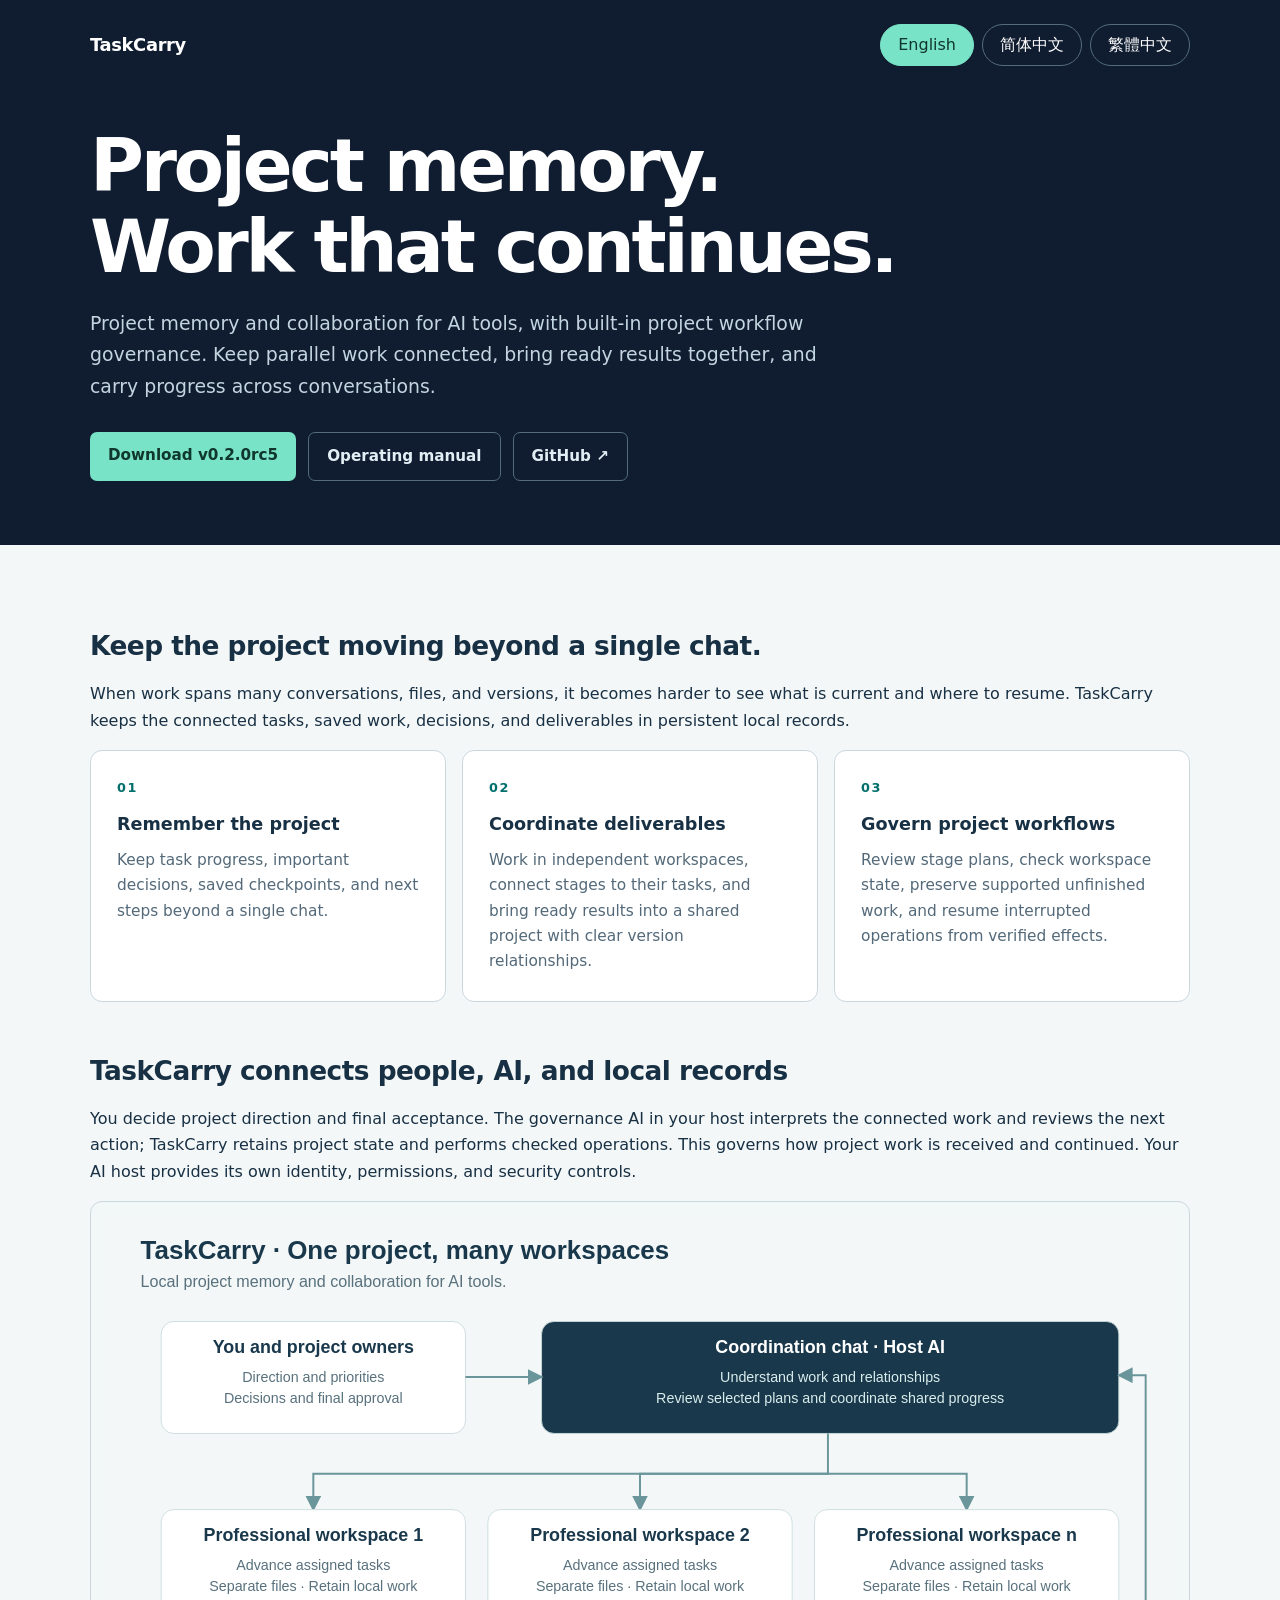
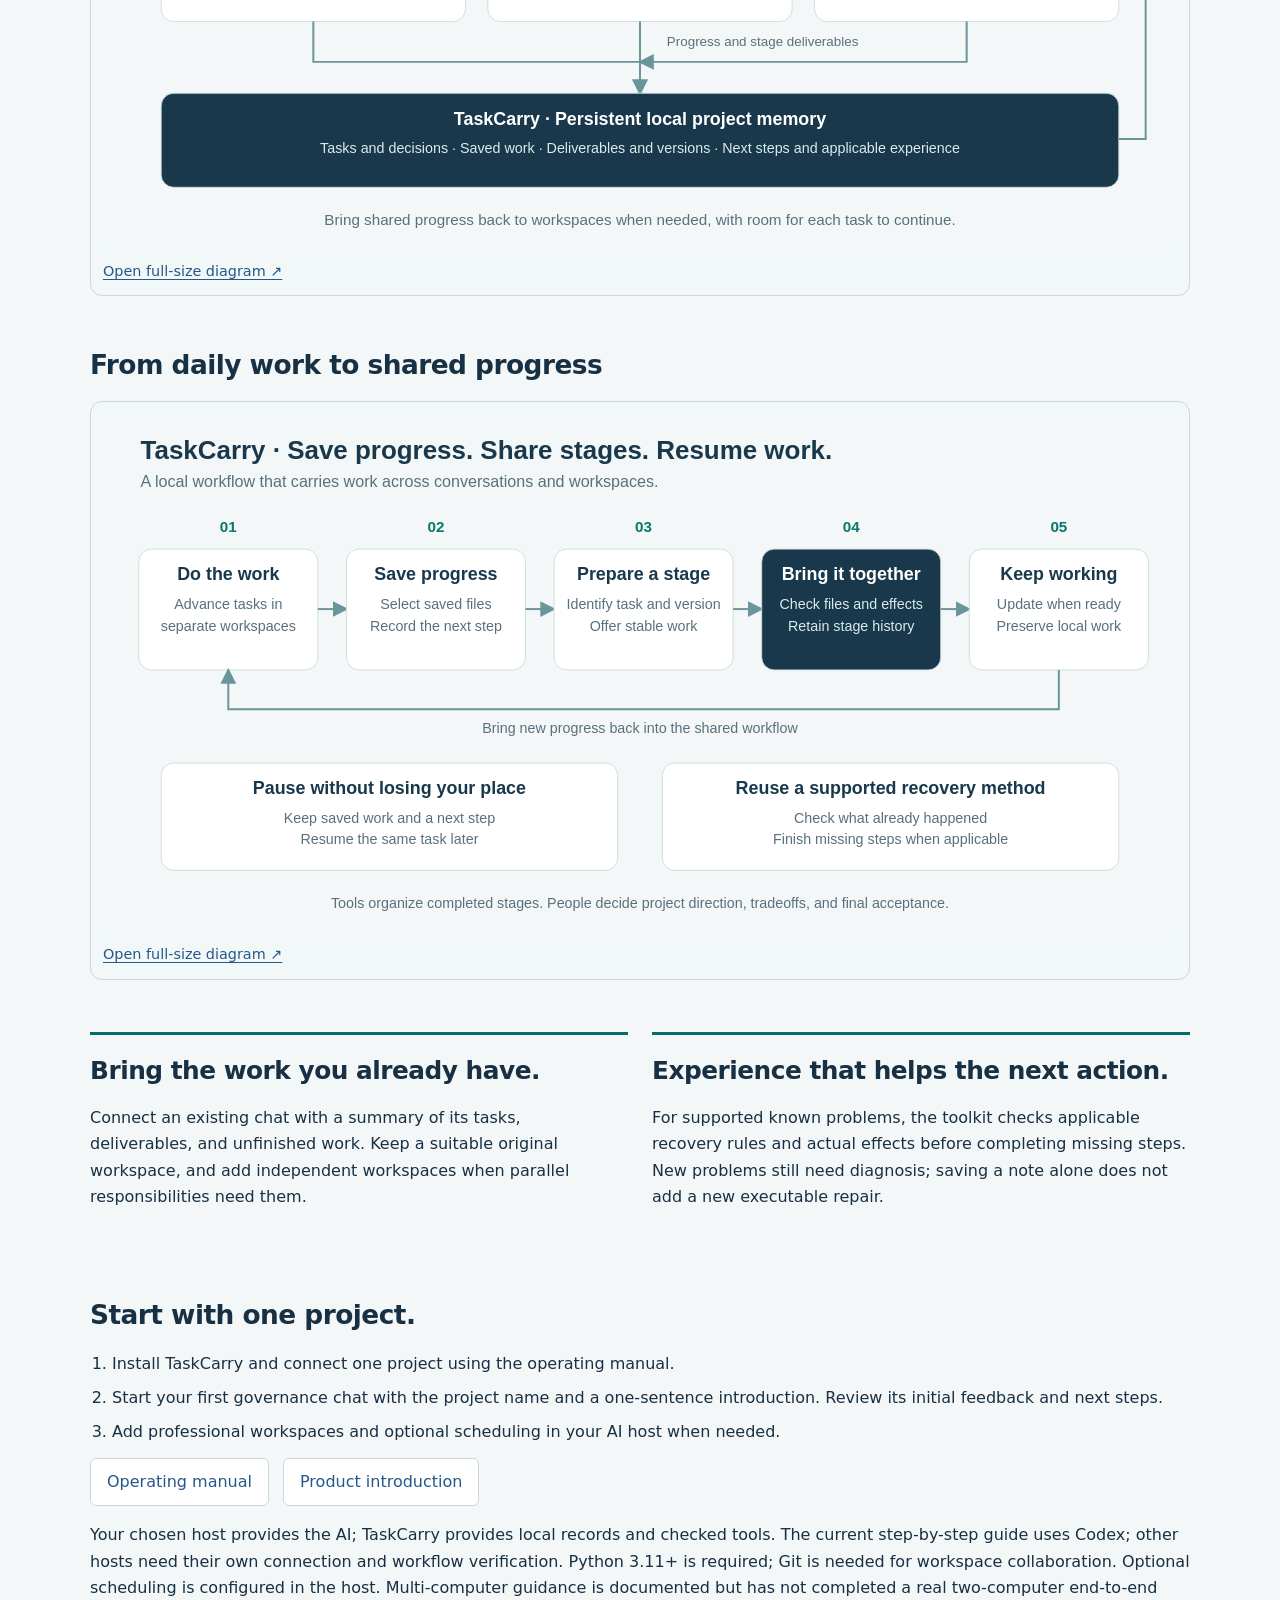
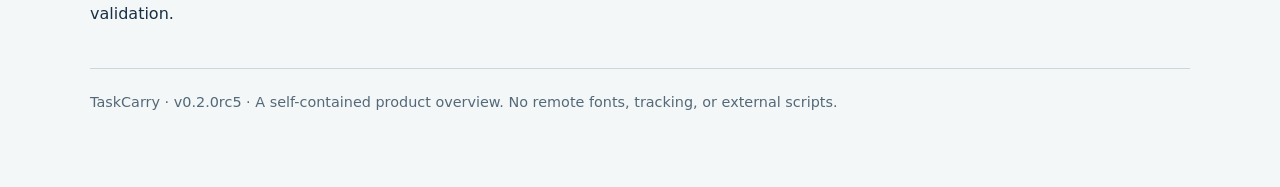
<file: docs/index.html>
<!doctype html><html lang="en"><head><meta charset="utf-8"><meta name="viewport" content="width=device-width,initial-scale=1"><title>TaskCarry — Project memory and collaboration for AI tools</title>
<meta name="description" content="TaskCarry provides local project memory, workspace collaboration, and project workflow governance for people working with AI tools.">
<meta property="og:type" content="website"><meta property="og:title" content="TaskCarry — Project memory and collaboration for AI tools">
<meta property="og:description" content="Remember progress. Coordinate deliverables. Govern project workflows.">
<meta property="og:image" content="https://raw.githubusercontent.com/bryan123466/taskcarry/main/docs/assets/social-preview.png">
<meta property="og:image:width" content="1280"><meta property="og:image:height" content="640">
<meta property="og:image:alt" content="TaskCarry: project memory, workspace collaboration, and project workflow governance for AI tools.">
<meta name="twitter:card" content="summary_large_image"><meta name="theme-color" content="#101d30"><style>
:root{color-scheme:light;--ink:#183044;--muted:#536979;--paper:#f4f7f7;--line:#cad8de;--teal:#006f6b;--blue:#24578a;--pale:#e4f2ef;--amber:#77520e}*{box-sizing:border-box}body{margin:0;background:var(--paper);color:var(--ink);font:16px/1.65 system-ui,-apple-system,"Segoe UI","Microsoft YaHei",sans-serif}a{color:var(--blue);text-underline-offset:3px}button{font:inherit}header{background:#143546;color:white;padding:24px max(24px,calc((100vw - 1100px)/2)) 48px}nav{display:flex;justify-content:space-between;align-items:center;gap:18px;margin-bottom:48px}nav small{letter-spacing:.14em;text-transform:uppercase;font-weight:700}nav button{border:1px solid #a2bbc7;background:transparent;color:white;padding:7px 17px;border-radius:30px;cursor:pointer}nav button:focus-visible,a:focus-visible{outline:3px solid #d7a23e;outline-offset:4px}h1{font-size:clamp(2.1rem,5vw,3.8rem);line-height:1.1;letter-spacing:-.04em;max-width:900px;margin:16px 0 20px}header p{max-width:760px;font-size:1.15rem;color:#d7e6ed}h2{font-size:1.65rem;line-height:1.3;letter-spacing:-.02em;margin:0 0 18px}h3{font-size:1.1rem;margin:0 0 9px}p{margin:0 0 16px}.tag{display:inline-block;background:#d8ede6;color:#124d44;font-size:.85rem;font-weight:700;border-radius:4px;padding:4px 10px}.wrap{max-width:1148px;margin:auto;padding:32px 24px 60px}.notice{border-left:4px solid #af7b26;background:#fff7e6;color:#5f461c;padding:18px 22px;border-radius:0 8px 8px 0}.section{margin-top:44px}.grid{display:grid;grid-template-columns:repeat(3,1fr);gap:16px}.card{background:white;border:1px solid var(--line);border-radius:12px;padding:24px}.num{font-size:.8rem;letter-spacing:.12em;color:var(--teal);font-weight:800;margin-bottom:12px}.card p{color:var(--muted);font-size:.96rem;margin-bottom:0}.flow{background:white;border:1px solid var(--line);border-radius:12px;padding:24px;overflow-x:auto}.flow img{display:block;width:100%;min-width:720px;height:auto;margin-bottom:18px}.language-switch{display:flex;flex-wrap:wrap;gap:8px}nav button[aria-pressed="true"]{background:#d8ede6;border-color:#d8ede6;color:#124d44}.diagram-links{font-size:.9rem;display:flex;flex-wrap:wrap;gap:15px;margin:10px 0 0}table{border-collapse:collapse;width:100%;background:white;border:1px solid var(--line)}th,td{text-align:left;vertical-align:top;padding:16px;border-bottom:1px solid var(--line)}th{background:#e8f0f3;font-size:.94rem}code{font: .9em ui-monospace,"Cascadia Code",Consolas,monospace;background:#edf2f4;padding:2px 5px;border-radius:3px}.split{display:grid;grid-template-columns:1fr 1fr;gap:24px}.panel{border-top:3px solid var(--teal);padding:20px 0}ul,ol{padding-left:22px;margin:12px 0}li{margin:8px 0}.links{display:flex;flex-wrap:wrap;gap:14px}.links a{background:white;padding:10px 16px;border:1px solid var(--line);border-radius:6px;text-decoration:none}footer{border-top:1px solid var(--line);margin-top:40px;padding-top:22px;font-size:.9rem;color:var(--muted)}[hidden]{display:none!important}@media(max-width:720px){.grid,.split{grid-template-columns:1fr}nav{margin-bottom:30px;align-items:flex-start;flex-direction:column}th,td{padding:12px}.wrap{padding:25px 18px}.flow{padding:16px}}@media print{nav button{display:none}header{background:white;color:var(--ink);padding:20px 0}header p{color:var(--muted)}.wrap{padding:20px 0}.section{break-inside:avoid}body{background:white}}



header{background:#101d30;padding-bottom:64px}nav{margin-bottom:60px}nav small{font-size:1.12rem;letter-spacing:-.02em;text-transform:none}nav button{border-color:#526c7b}nav button[aria-pressed="true"]{background:#79e3c7;border-color:#79e3c7;color:#10372d}h1{font-size:clamp(2.5rem,6vw,4.6rem);max-width:1000px;letter-spacing:-.045em}header p{max-width:730px;font-size:1.18rem;color:#c3d5e0}.hero-links{display:flex;flex-wrap:wrap;gap:12px;margin-top:30px}.hero-links a{background:#79e3c7;color:#10372d;padding:11px 18px;border-radius:7px;text-decoration:none;font-size:.95rem;font-weight:650}.hero-links a:nth-child(n+2){background:transparent;color:#e1eff5;border:1px solid #526c7b}.hero-links a:hover{filter:brightness(1.12)}.flow{padding:12px;background:#f2f7f7}.flow img{min-width:0;margin:0}.card{padding:26px}.section{margin-top:52px}.panel h2{font-size:1.55rem}footer{padding-bottom:12px}nav button:hover{border-color:#79e3c7}.skip{position:absolute;left:20px;top:-100px;background:white;padding:8px;z-index:2}.skip:focus{top:12px}@media(max-width:720px){header{padding:22px 20px 42px}nav{margin-bottom:38px}.section{margin-top:34px}.flow{padding:4px}.hero-links a{padding:10px 14px}}@media(prefers-reduced-motion:no-preference){a,button{transition:background-color .15s,color .15s,border-color .15s}}
</style></head><body><a class="skip" href="#main">Skip to content / 跳转正文 / 跳至正文</a><header><nav><small>TaskCarry</small><div class="language-switch" role="group" aria-label="Language / 语言 / 語言"><button type="button" data-language="en" aria-pressed="true">English</button><button type="button" data-language="zh" aria-pressed="false">简体中文</button><button type="button" data-language="tw" aria-pressed="false">繁體中文</button></div></nav><div data-en><h1>Project memory.<br>Work that continues.</h1><p>Project memory and collaboration for AI tools, with built-in project workflow governance. Keep parallel work connected, bring ready results together, and carry progress across conversations.</p><div class="hero-links"><a href="https://github.com/bryan123466/taskcarry/releases/tag/v0.2.0rc5">Download v0.2.0rc5</a><a href="en/windows-example.md">Operating manual</a><a class="secondary" href="https://github.com/bryan123466/taskcarry">GitHub ↗</a></div></div><div data-zh hidden><h1>记住项目进度，<br>让工作持续向前。</h1><p>为 AI 工具提供项目记忆与协作能力，并将项目工作流治理融入日常工作。连接并行任务，汇合准备好的成果，让进度跨越对话与工作区，持续推进。</p><div class="hero-links"><a href="https://github.com/bryan123466/taskcarry/releases/tag/v0.2.0rc5">下载 v0.2.0rc5</a><a href="zh-CN/windows-example.md">操作手册</a><a class="secondary" href="https://github.com/bryan123466/taskcarry">GitHub ↗</a></div></div><div data-tw hidden><h1>記住專案進度，<br>讓工作持續向前。</h1><p>為 AI 工具提供專案記憶與協作能力，並將專案工作流程治理融入日常工作。連結並行任務，匯合準備好的成果，讓進度跨越對話與工作區，持續推進。</p><div class="hero-links"><a href="https://github.com/bryan123466/taskcarry/releases/tag/v0.2.0rc5">下載 v0.2.0rc5</a><a href="zh-TW/windows-example.md">操作手冊</a><a class="secondary" href="https://github.com/bryan123466/taskcarry">GitHub ↗</a></div></div></header><main id="main" class="wrap"><article data-en><section class="section"><h2>Keep the project moving beyond a single chat.</h2><p>When work spans many conversations, files, and versions, it becomes harder to see what is current and where to resume. TaskCarry keeps the connected tasks, saved work, decisions, and deliverables in persistent local records.</p><div class="grid"><div class="card"><div class="num">01</div><h3>Remember the project</h3><p>Keep task progress, important decisions, saved checkpoints, and next steps beyond a single chat.</p></div><div class="card"><div class="num">02</div><h3>Coordinate deliverables</h3><p>Work in independent workspaces, connect stages to their tasks, and bring ready results into a shared project with clear version relationships.</p></div><div class="card"><div class="num">03</div><h3>Govern project workflows</h3><p>Review stage plans, check workspace state, preserve supported unfinished work, and resume interrupted operations from verified effects.</p></div></div></section><section class="section"><h2>TaskCarry connects people, AI, and local records</h2><p>You decide project direction and final acceptance. The governance AI in your host interprets the connected work and reviews the next action; TaskCarry retains project state and performs checked operations. This governs how project work is received and continued. Your AI host provides its own identity, permissions, and security controls.</p><div class="flow"><img src="assets/collaboration.en.svg" alt="TaskCarry connects people, AI, and local records" width="1200" height="710"><p class="diagram-links"><a href="assets/collaboration.en.svg">Open full-size diagram ↗</a></p></div></section><section class="section"><h2>From daily work to shared progress</h2><div class="flow"><img src="assets/governance-flow.en.svg" alt="From daily work to shared progress" width="1200" height="580"><p class="diagram-links"><a href="assets/governance-flow.en.svg">Open full-size diagram ↗</a></p></div></section><section class="section split"><div class="panel"><h2>Bring the work you already have.</h2><p>Connect an existing chat with a summary of its tasks, deliverables, and unfinished work. Keep a suitable original workspace, and add independent workspaces when parallel responsibilities need them.</p></div><div class="panel"><h2>Experience that helps the next action.</h2><p>For supported known problems, the toolkit checks applicable recovery rules and actual effects before completing missing steps. New problems still need diagnosis; saving a note alone does not add a new executable repair.</p></div></section><section class="section"><h2>Start with one project.</h2><ol><li>Install TaskCarry and connect one project using the operating manual.</li><li>Start your first governance chat with the project name and a one-sentence introduction. Review its initial feedback and next steps.</li><li>Add professional workspaces and optional scheduling in your AI host when needed.</li></ol><p class="links"><a href="en/windows-example.md">Operating manual</a><a href="../README.md">Product introduction</a></p><p>Your chosen host provides the AI; TaskCarry provides local records and checked tools. The current step-by-step guide uses Codex; other hosts need their own connection and workflow verification. Python 3.11+ is required; Git is needed for workspace collaboration. Optional scheduling is configured in the host. Multi-computer guidance is documented but has not completed a real two-computer end-to-end validation.</p></section><footer>TaskCarry · v0.2.0rc5 · A self-contained product overview. No remote fonts, tracking, or external scripts.</footer></article><article data-zh hidden><section class="section"><h2>工作继续，项目记忆也继续。</h2><p>当工作跨越许多对话、文件与版本，当前进展和接续位置会越来越难整理。TaskCarry 将已接入的任务、已保存的工作、重要决定与阶段成果，保存在持久的本地项目记录中。</p><div class="grid"><div class="card"><div class="num">01</div><h3>记住项目</h3><p>在单个聊天之外，保留任务进度、重要决定、已保存的检查点与下一步。</p></div><div class="card"><div class="num">02</div><h3>协调成果</h3><p>各自在独立工作区推进，将阶段成果关联到任务，核对版本关系，再把准备好的成果汇入共同项目。</p></div><div class="card"><div class="num">03</div><h3>治理推进过程</h3><p>审阅阶段接收计划，核对工作区状态，保全支持范围内的未完成工作，并依据实际效果接续中断的操作。</p></div></div></section><section class="section"><h2>TaskCarry 连接人、AI 与本地项目记录</h2><p>你决定项目方向与最终验收。宿主中的治理 AI 理解已接入的工作并复核下一步；TaskCarry 保存项目状态，执行经过校验的操作。这套治理围绕项目成果如何接收与继续推进展开；身份、权限与安全控制由 AI 宿主自身提供。</p><div class="flow"><img src="assets/collaboration.zh-CN.svg" alt="TaskCarry 连接人、AI 与本地项目记录" width="1200" height="710"><p class="diagram-links"><a href="assets/collaboration.zh-CN.svg">打开完整尺寸图示 ↗</a></p></div></section><section class="section"><h2>从日常工作，到共同进度</h2><div class="flow"><img src="assets/governance-flow.zh-CN.svg" alt="从日常工作，到共同进度" width="1200" height="580"><p class="diagram-links"><a href="assets/governance-flow.zh-CN.svg">打开完整尺寸图示 ↗</a></p></div></section><section class="section split"><div class="panel"><h2>带着原来的工作接入。</h2><p>整理原聊天的任务、成果与未完成工作，即可按手册完成接入。合适的原工作区可以继续使用，需要并行的职责再安排独立工作区。</p></div><div class="panel"><h2>让经验帮助下一次行动。</h2><p>针对已支持的已知问题，工具先核对适用经验与实际效果，再补上缺失的步骤。新问题仍需诊断；写下一条经验本身，不会自动产生新的修复功能。</p></div></section><section class="section"><h2>从一个真实项目开始。</h2><ol><li>按操作手册安装 TaskCarry，接入一个项目。</li><li>开始首次治理聊天，提供项目名称与一句话介绍，查看首次反馈与下一步。</li><li>根据需要接入专业工作台，并在 AI 宿主中配置可选的定时任务。</li></ol><p class="links"><a href="zh-CN/windows-example.md">操作手册</a><a href="../README.zh-CN.md">产品介绍</a></p><p>你选择的宿主提供 AI，TaskCarry 提供本地记录与经过校验的工具。当前手把手说明使用 Codex；其他宿主需分别核验连接与工作流程。需要 Python 3.11+；工作区协作功能还需 Git。可选定时任务在宿主中配置。多电脑建议流程已写入手册，尚未完成真实双电脑端到端验证。</p></section><footer>TaskCarry · v0.2.0rc5 · 独立离线产品说明页。图示随包提供，不加载远程字体、追踪服务或外部脚本。</footer></article><article data-tw hidden><section class="section"><h2>工作繼續，專案記憶也繼續。</h2><p>當工作跨越許多對話、檔案與版本，目前進展和接續位置會越來越難整理。TaskCarry 將已接入的任務、已保存的工作、重要決定與階段成果，保存在持久的本機專案記錄中。</p><div class="grid"><div class="card"><div class="num">01</div><h3>記住專案</h3><p>在單一對話之外，保留任務進度、重要決定、已儲存的檢查點與下一步。</p></div><div class="card"><div class="num">02</div><h3>協調成果</h3><p>各自在獨立工作區推進，將階段成果關聯至任務，核對版本關係，再把準備好的成果匯入共同專案。</p></div><div class="card"><div class="num">03</div><h3>治理推進過程</h3><p>審閱階段接收計畫，核對工作區狀態，保全支援範圍內的未完成工作，並依據實際效果接續中斷的操作。</p></div></div></section><section class="section"><h2>TaskCarry 連結人、AI 與本機專案記錄</h2><p>你決定專案方向與最終驗收。宿主中的治理 AI 理解已接入的工作並複核下一步；TaskCarry 保存專案狀態，執行經過校驗的操作。這套治理圍繞專案成果如何接收與繼續推進展開；身分、權限與安全控制由 AI 宿主自身提供。</p><div class="flow"><img src="assets/collaboration.zh-TW.svg" alt="TaskCarry 連結人、AI 與本機專案記錄" width="1200" height="710"><p class="diagram-links"><a href="assets/collaboration.zh-TW.svg">開啟完整尺寸圖示 ↗</a></p></div></section><section class="section"><h2>從日常工作，到共同進度</h2><div class="flow"><img src="assets/governance-flow.zh-TW.svg" alt="從日常工作，到共同進度" width="1200" height="580"><p class="diagram-links"><a href="assets/governance-flow.zh-TW.svg">開啟完整尺寸圖示 ↗</a></p></div></section><section class="section split"><div class="panel"><h2>帶著原來的工作接入。</h2><p>整理原對話的任務、成果與未完成工作，即可依手冊完成接入。合適的原工作區可以繼續使用，需要並行的職責再安排獨立工作區。</p></div><div class="panel"><h2>讓經驗幫助下一次行動。</h2><p>針對已支援的已知問題，工具先核對適用經驗與實際效果，再補上缺失的步驟。新問題仍須診斷；寫下一條經驗本身，不會自動產生新的修復功能。</p></div></section><section class="section"><h2>從一個真實專案開始。</h2><ol><li>依操作手冊安裝 TaskCarry，接入一個專案。</li><li>開始首次治理對話，提供專案名稱與一句話介紹，查看首次回饋與下一步。</li><li>依需要接入專業工作台，並在 AI 宿主中設定可選的定時任務。</li></ol><p class="links"><a href="zh-TW/windows-example.md">操作手冊</a><a href="../README.zh-TW.md">產品介紹</a></p><p>你選擇的宿主提供 AI，TaskCarry 提供本機記錄與經過校驗的工具。目前逐步說明使用 Codex；其他宿主須分別核驗連線與工作流程。需要 Python 3.11+；工作區協作功能還需 Git。可選定時任務在宿主中設定。多電腦建議流程已寫入手冊，尚未完成真實雙電腦端到端驗證。</p></section><footer>TaskCarry · v0.2.0rc5 · 獨立離線產品說明頁。圖示隨套件提供，不載入遠端字型、追蹤服務或外部指令碼。</footer></article><span id="states"></span><span id="workflow"></span></main><script>
(()=>{
  const languages={en:{tag:'en',hash:'en'},zh:{tag:'zh-CN',hash:'zh'},tw:{tag:'zh-TW',hash:'zh-TW'}};
  const aliases={en:'en',zh:'zh','zh-CN':'zh',tw:'tw','zh-TW':'tw'};
  const buttons=document.querySelectorAll('[data-language]');
  function select(language,updateHash=false){
    const choice=languages[language]; if(!choice)return;
    document.documentElement.lang=choice.tag;
    for(const key of Object.keys(languages))document.querySelectorAll('[data-'+key+']').forEach(el=>el.hidden=key!==language);
    buttons.forEach(button=>button.setAttribute('aria-pressed',String(button.dataset.language===language)));
    if(updateHash)location.hash=choice.hash;
  }
  buttons.forEach(button=>button.addEventListener('click',()=>select(button.dataset.language,true)));
  addEventListener('hashchange',()=>{const language=aliases[location.hash.slice(1)];if(language)select(language);});
  select(aliases[location.hash.slice(1)]||'en');
})();
</script></body></html>
</file>
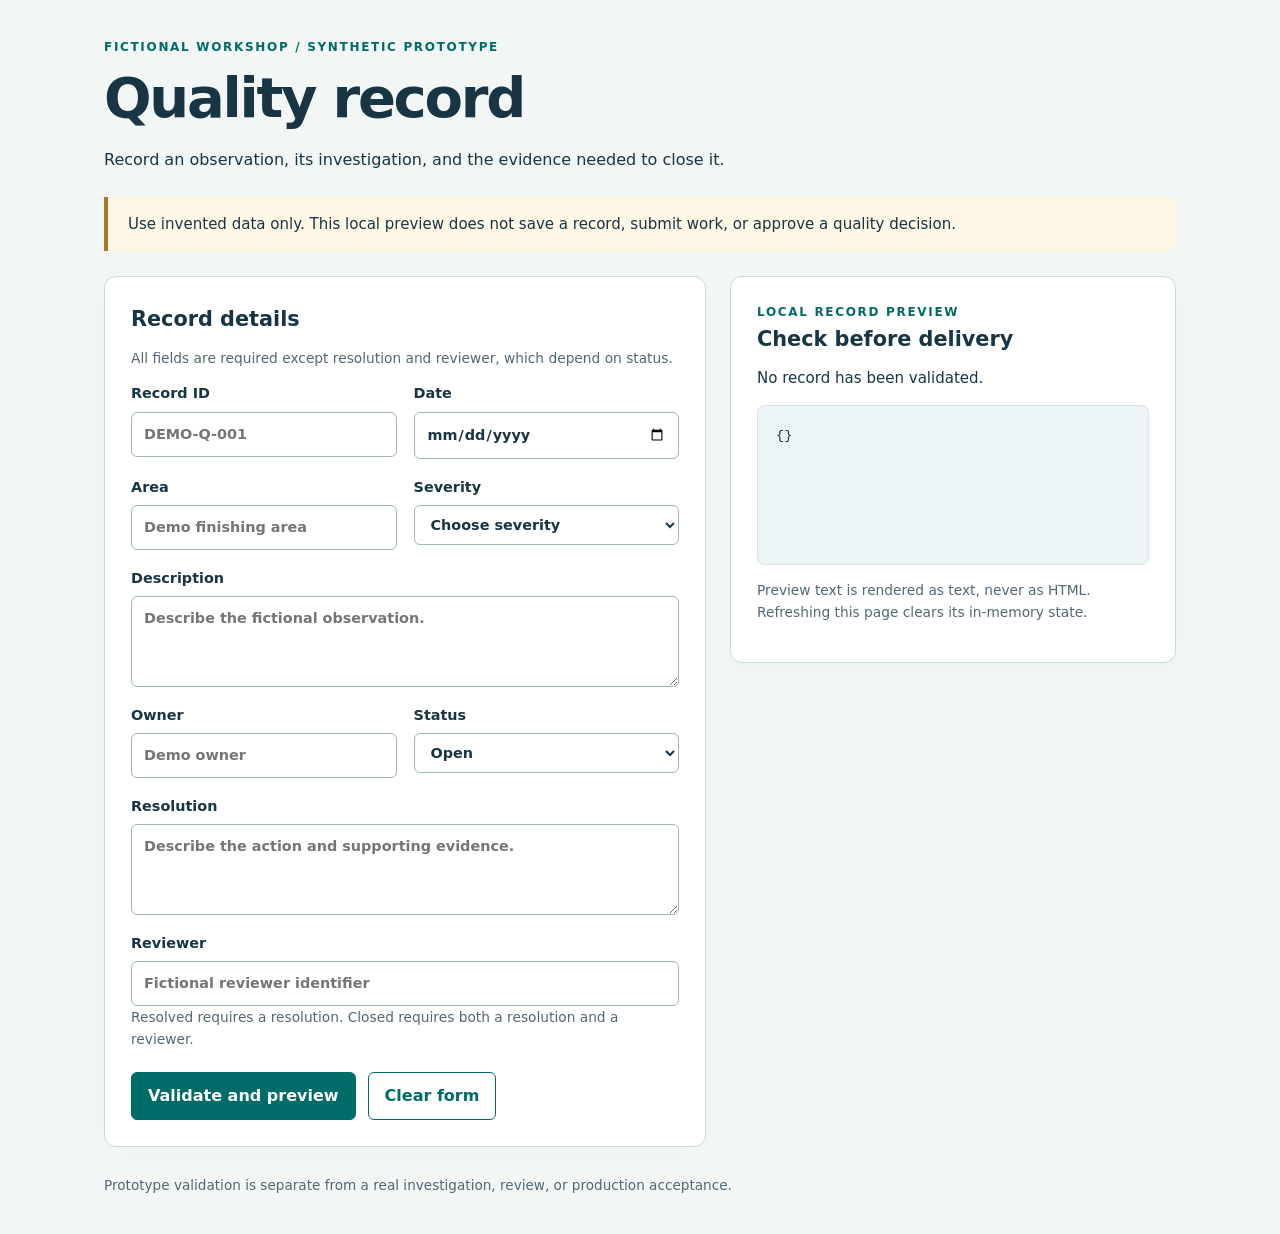
<file: examples/quality_forms/reference/web/index.html>
<!doctype html>
<html lang="en">
<head>
  <meta charset="utf-8">
  <meta name="viewport" content="width=device-width,initial-scale=1">
  <title>Quality Record · Fictional Workshop</title>
  <link rel="stylesheet" href="style.css">
  <script src="app.js" defer></script>
</head>
<body>
  <main>
    <header>
      <p class="eyebrow">Fictional workshop / synthetic prototype</p>
      <h1>Quality record</h1>
      <p>Record an observation, its investigation, and the evidence needed to close it.</p>
    </header>
    <aside class="notice">Use invented data only. This local preview does not save a record, submit work, or approve a quality decision.</aside>
    <div class="layout">
      <section class="card" aria-labelledby="form-title">
        <h2 id="form-title">Record details</h2>
        <p class="hint">All fields are required except resolution and reviewer, which depend on status.</p>
        <form id="quality-form" novalidate>
          <div id="errors" class="errors" role="alert" tabindex="-1" hidden></div>
          <div class="field-grid">
            <label>Record ID<input name="id" required autocomplete="off" placeholder="DEMO-Q-001"></label>
            <label>Date<input name="date" type="date" required></label>
            <label>Area<input name="area" required autocomplete="off" placeholder="Demo finishing area"></label>
            <label>Severity<select name="severity" required><option value="">Choose severity</option><option value="minor">Minor</option><option value="major">Major</option><option value="critical">Critical</option></select></label>
            <label class="wide">Description<textarea name="description" rows="3" required placeholder="Describe the fictional observation."></textarea></label>
            <label>Owner<input name="owner" required autocomplete="off" placeholder="Demo owner"></label>
            <label>Status<select name="status" required><option value="open">Open</option><option value="investigating">Investigating</option><option value="resolved">Resolved</option><option value="closed">Closed</option></select></label>
            <label class="wide">Resolution<textarea name="resolution" rows="3" aria-describedby="status-help" placeholder="Describe the action and supporting evidence."></textarea></label>
            <label class="wide">Reviewer<input name="reviewer" autocomplete="off" aria-describedby="status-help" placeholder="Fictional reviewer identifier"></label>
          </div>
          <p id="status-help" class="hint">Resolved requires a resolution. Closed requires both a resolution and a reviewer.</p>
          <div class="actions"><button type="submit">Validate and preview</button><button type="reset" class="secondary">Clear form</button></div>
        </form>
      </section>
      <section class="card preview" aria-labelledby="preview-title">
        <p class="eyebrow">Local record preview</p><h2 id="preview-title">Check before delivery</h2>
        <p id="feedback" role="status" aria-live="polite">No record has been validated.</p>
        <pre id="record-preview" aria-label="Validated record as JSON">{}</pre>
        <p class="hint">Preview text is rendered as text, never as HTML. Refreshing this page clears its in-memory state.</p>
      </section>
    </div>
    <footer>Prototype validation is separate from a real investigation, review, or production acceptance.</footer>
  </main>
</body>
</html>
</file>
<file: examples/quality_forms/reference/web/style.css>
:root{color-scheme:light;--ink:#183543;--muted:#526775;--line:#cad9dc;--accent:#006c67;--paper:#f2f6f5;--error:#a42e2e}*{box-sizing:border-box}body{margin:0;background:var(--paper);color:var(--ink);font:16px/1.6 system-ui,-apple-system,"Segoe UI",sans-serif}main{max-width:1120px;margin:auto;padding:38px 24px}header{max-width:760px;margin-bottom:25px}h1{font-size:clamp(2.2rem,5vw,3.5rem);line-height:1.1;letter-spacing:-.04em;margin:10px 0 18px}h2{font-size:1.3rem;margin:0 0 10px}.eyebrow{text-transform:uppercase;font-size:.75rem;letter-spacing:.14em;font-weight:750;color:var(--accent);margin:0}.notice{border-left:4px solid #a57826;background:#fff7e5;padding:15px 20px;border-radius:0 8px 8px 0;margin-bottom:25px;font-size:.94rem}.layout{display:grid;grid-template-columns:1.35fr 1fr;gap:24px;align-items:start}.card{background:white;border:1px solid var(--line);border-radius:12px;padding:26px;box-shadow:0 5px 22px #18354305}.field-grid{display:grid;grid-template-columns:1fr 1fr;gap:17px}.wide{grid-column:1/-1}label{display:flex;flex-direction:column;gap:6px;font-size:.9rem;font-weight:650}input,select,textarea,button{font:inherit}input,select,textarea{background:#fff;color:var(--ink);border:1px solid #9fb6bd;border-radius:6px;padding:10px 12px;min-width:0;width:100%}textarea{resize:vertical}input:focus,select:focus,textarea:focus,button:focus-visible{outline:3px solid #91c8c2;outline-offset:2px}[aria-invalid=true]{border-color:var(--error);background:#fff9f9}.hint{color:var(--muted);font-size:.86rem}.actions{display:flex;gap:12px;flex-wrap:wrap;margin-top:22px}button{background:var(--accent);color:white;border:1px solid var(--accent);border-radius:6px;padding:10px 16px;font-weight:650;cursor:pointer}button.secondary{background:white;color:var(--accent)}button:hover{filter:brightness(.95)}.errors{background:#fff0ee;border:1px solid #e5aba5;border-radius:7px;color:#812525;padding:16px;margin:18px 0}.errors ul{padding-left:20px;margin-bottom:0}.preview{position:sticky;top:24px}.preview pre{white-space:pre-wrap;overflow-wrap:anywhere;background:#edf4f5;border:1px solid #d7e3e6;border-radius:7px;min-height:160px;padding:18px;font:.85rem/1.7 ui-monospace,Consolas,monospace}.preview #feedback{font-size:.94rem}footer{color:var(--muted);font-size:.85rem;margin-top:28px}p{margin-top:0}@media(max-width:800px){.layout{grid-template-columns:1fr}.preview{position:static}}@media(max-width:460px){main{padding:24px 15px}.card{padding:20px}.field-grid{grid-template-columns:1fr}.wide{grid-column:auto}}
</file>
